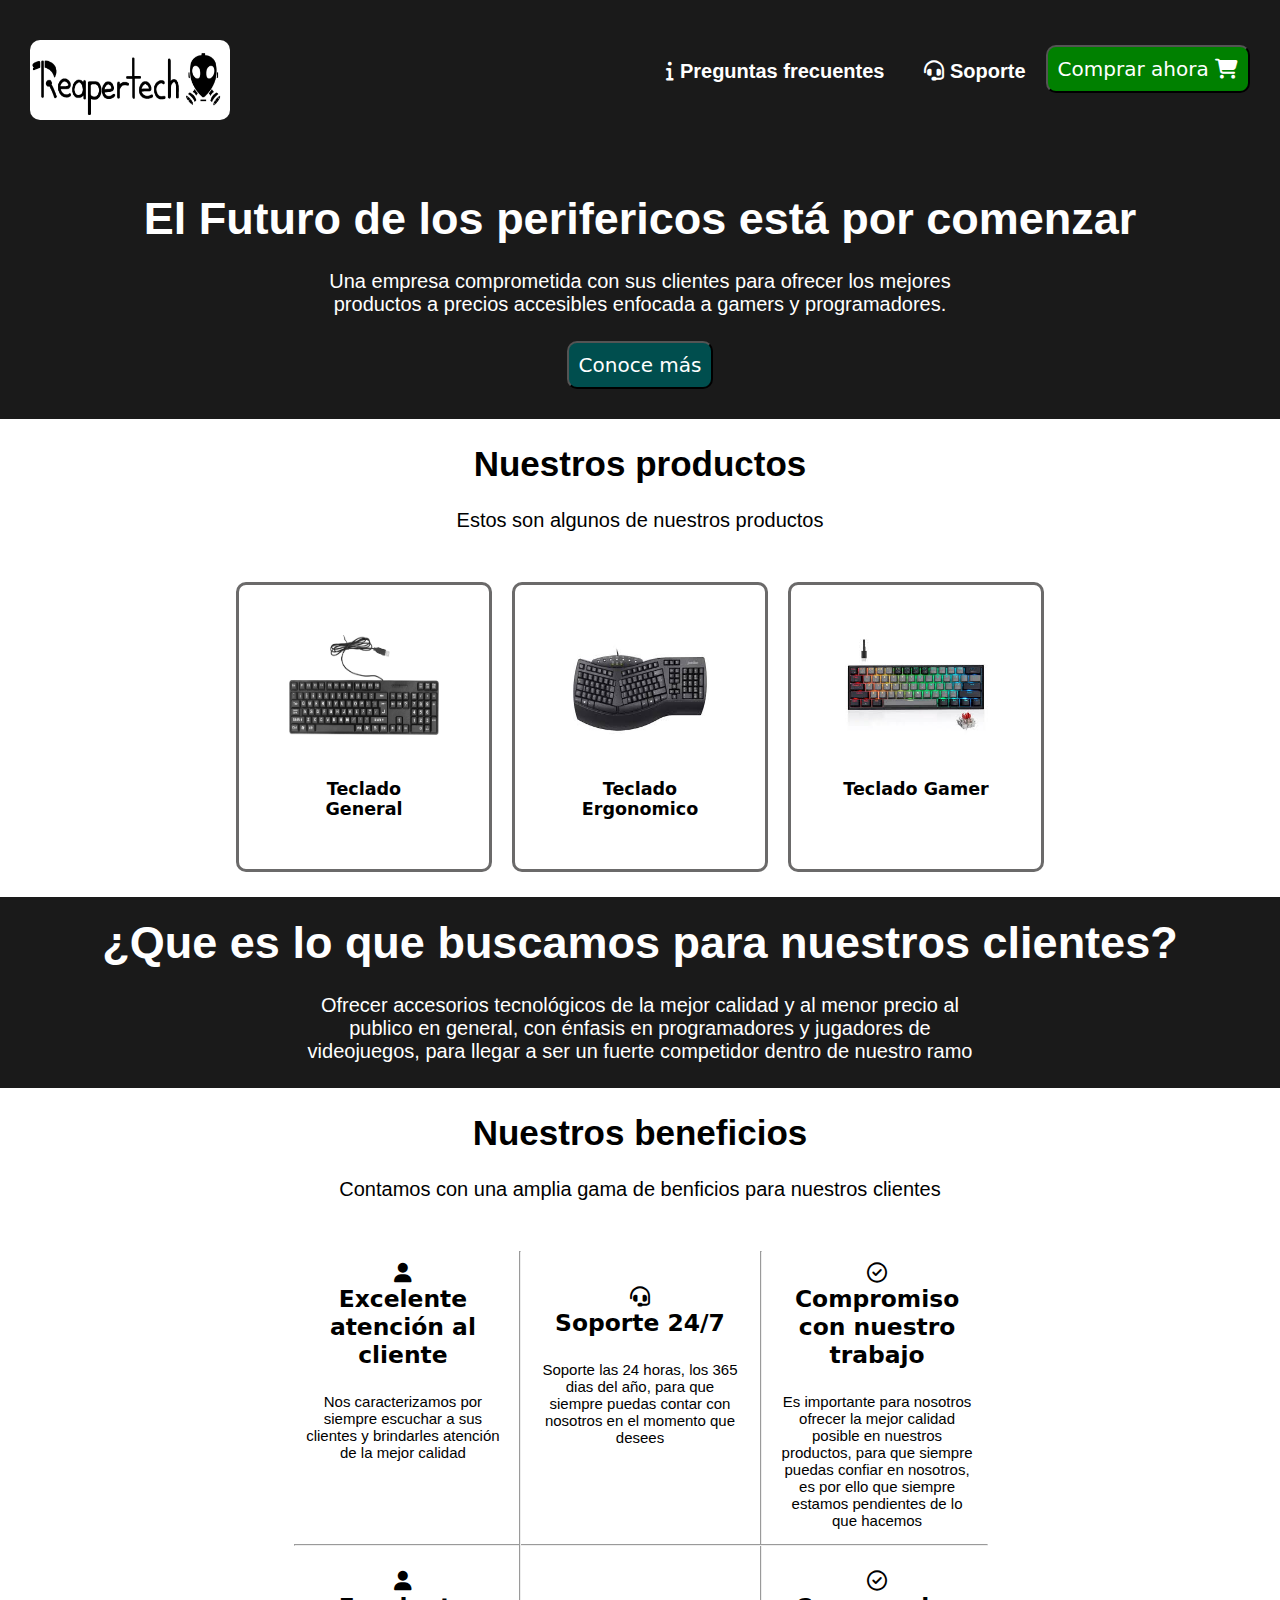
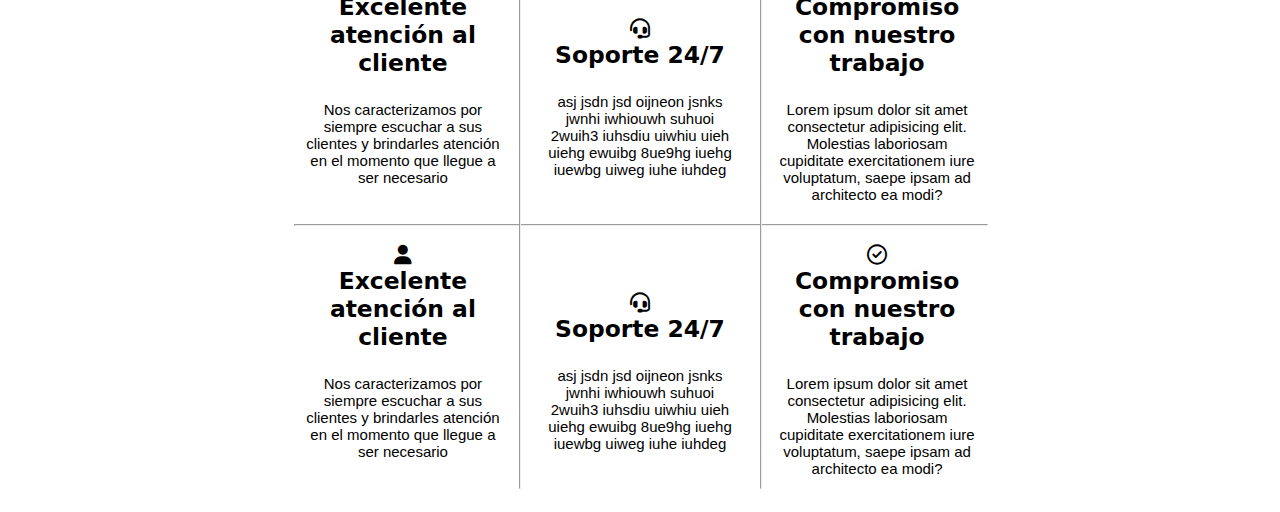
<file: index.html>
<!DOCTYPE html>
<html lang="en">
<head>
    <meta charset="UTF-8">
    <meta name="viewport" content="width=device-width, initial-scale=1.0">
    <link rel="stylesheet" href="WebPrincipal.css">
    <!-- Font Awesome -->
    <link rel="stylesheet" href="https://cdnjs.cloudflare.com/ajax/libs/font-awesome/6.7.2/css/all.min.css" integrity="sha512-Evv84Mr4kqVGRNSgIGL/F/aIDqQb7xQ2vcrdIwxfjThSH8CSR7PBEakCr51Ck+w+/U6swU2Im1vVX0SVk9ABhg==" crossorigin="anonymous" referrerpolicy="no-referrer" />
    <title>Proyecto Website Reapertech</title>
    <link rel="icon" href="./Imagenes/LogoEmpresa.jpg" type="image/x-icon">
</head>
<body>
    <div class="contenedorPrincipal">
    <header class="cabeza">
        <div class="contenidoCabeza">
            <img class="letrasReapertech" src="./Imagenes/NombreEmpresa.jpg" alt="letrasReapertech">
            <div class="opcionesWebsite">
                <h2 class="preguntasFrecuentes"><i class="fa-solid fa-info"></i> Preguntas frecuentes</h2>
                <h2 class="soporte"><i class="fa-solid fa-headset"></i> Soporte</h2>
                <button class="carrito" type="submit">Comprar ahora <i class="fa-solid fa-cart-shopping"></i></button>
            </div>
        </div>
    </header>
    <section class="seccionPrincipal">
        <h1 class="inicioDescripcion">El Futuro de los perifericos está por comenzar</h1>
        <p class="descripcion">Una empresa comprometida con sus clientes para ofrecer los mejores productos a precios accesibles enfocada a gamers y programadores.</p>
        <button class="conoceMas" type="submit">Conoce más</button>
    </section>
    </div>
    <section class="nuestrosProductos">
        <div class="descripcion">
            <h1 class="tituloProductos">Nuestros productos</h1>
            <p class="descripcionProductos">Estos son algunos de nuestros productos</p>
                <div class="productos">
                    <div class="gamaProductos">
                        <a href="">
                            <img src="./Imagenes/TecladoGeneral.jpg" alt="TecladoGeneral" class="imgTeclados">
                            <h3>Teclado General</h3>
                        </a>
                    </div>
                    <div class="gamaProductos">
                        <a href="">
                            <img src="./Imagenes/TecladoErgonomico.jpg" alt="TecladoGeneral" class="imgTeclados">
                            <h3>Teclado Ergonomico</h3>
                        </a>
                    </div>
                    <div class="gamaProductos">
                        <a href="">
                            <img src="./Imagenes/TecladoGamer.jpg" alt="TecladoGamer" class="imgTeclados">
                            <h3>Teclado Gamer</h3>
                        </a>
                    </div>
            </div>
        </div>
    </section>
    <section class="seccionTres">
        <h1 class="inicioSeccionTres">¿Que es lo que buscamos para nuestros clientes?</h1>
        <p class="descripcion">Ofrecer accesorios tecnológicos de la mejor calidad y al menor precio al publico en general, con énfasis en programadores y jugadores de videojuegos, para llegar a ser un fuerte competidor dentro de nuestro ramo</p>
    </section>
    <section class="nuestrosProductos">
        <div class="descripcion">
            <h1 class="tituloProductos">Nuestros beneficios</h1>
            <p class="descripcionProductos">Contamos con una amplia gama de benficios para nuestros clientes</p>
                <div class="beneficios">
                    <div class="gamaBeneficios">
                        <a href="">
                            <i class="fa-solid fa-user"></i>
                            <h3>Excelente atención al cliente</h3>
                            <br>
                            <p class="descripcionBeneficios">Nos caracterizamos por siempre escuchar a sus clientes y brindarles atención de la mejor calidad</p>
                        </a>
                    </div>
                    <hr class="linea1">
                    <hr class="linea3">
                    <div class="gamaBeneficios">
                        <a href="">
                            <br>
                            <i class="fa-solid fa-headset"></i>
                            <h3>Soporte 24/7</h3>
                            <br>
                            <p class="descripcionBeneficios">Soporte las 24 horas, los 365 dias del año, para que siempre puedas contar con nosotros en el momento que desees</p>
                        </a>
                    </div>
                    <div class="gamaBeneficios">
                        <a href="">
                            <i class="fa-regular fa-circle-check"></i>
                            <h3>Compromiso con nuestro trabajo</h3>
                            <br>
                            <p class="descripcionBeneficios">Es importante para nosotros ofrecer la mejor calidad posible en nuestros productos, para que siempre puedas confiar en nosotros, es por ello que siempre estamos pendientes de lo que hacemos</p>
                        </a>
                    </div>
                    <hr class="linea2">
                    <hr class="linea4">
                    <div class="gamaBeneficios">
                        <a href="">
                            <i class="fa-solid fa-user"></i>
                            <h3>Excelente atención al cliente</h3>
                            <br>
                            <p class="descripcionBeneficios">Nos caracterizamos por siempre escuchar a sus clientes y brindarles atención en el momento que llegue a ser necesario</p>
                        </a>
                    </div>
                    <hr class="linea1">
                    <hr class="linea3">
                    <div class="gamaBeneficios">
                        <a href="">
                            <br>
                            <br>
                            <i class="fa-solid fa-headset"></i>
                            <h3>Soporte 24/7</h3>
                            <br>
                            <p class="descripcionBeneficios">asj jsdn jsd oijneon jsnks jwnhi iwhiouwh suhuoi 2wuih3 iuhsdiu uiwhiu uieh uiehg ewuibg 8ue9hg iuehg iuewbg uiweg iuhe iuhdeg</p>
                        </a>
                    </div>
                    <div class="gamaBeneficios">
                        <a href="">
                            <i class="fa-regular fa-circle-check"></i>
                            <h3>Compromiso con nuestro trabajo</h3>
                            <br>
                            <p class="descripcionBeneficios">Lorem ipsum dolor sit amet consectetur adipisicing elit. Molestias laboriosam cupiditate exercitationem iure voluptatum, saepe ipsam ad architecto ea modi?</p>
                        </a>
                    </div>
                    <div class="gamaBeneficios">
                        <a href="">
                            <i class="fa-solid fa-user"></i>
                            <h3>Excelente atención al cliente</h3>
                            <br>
                            <p class="descripcionBeneficios">Nos caracterizamos por siempre escuchar a sus clientes y brindarles atención en el momento que llegue a ser necesario</p>
                        </a>
                    </div>
                    <hr class="linea1">
                    <hr class="linea3">
                    <div class="gamaBeneficios">
                        <a href="">
                            <br>
                            <br>
                            <i class="fa-solid fa-headset"></i>
                            <h3>Soporte 24/7</h3>
                            <br>
                            <p class="descripcionBeneficios">asj jsdn jsd oijneon jsnks jwnhi iwhiouwh suhuoi 2wuih3 iuhsdiu uiwhiu uieh uiehg ewuibg 8ue9hg iuehg iuewbg uiweg iuhe iuhdeg</p>
                        </a>
                    </div>
                    <div class="gamaBeneficios">
                        <a href="">
                            <i class="fa-regular fa-circle-check"></i>
                            <h3>Compromiso con nuestro trabajo</h3>
                            <br>
                            <p class="descripcionBeneficios">Lorem ipsum dolor sit amet consectetur adipisicing elit. Molestias laboriosam cupiditate exercitationem iure voluptatum, saepe ipsam ad architecto ea modi?</p>
                        </a>
                    </div>
            </div>
        </div>
    </section>
    <section>

    </section>
</body>
</html>
</file>
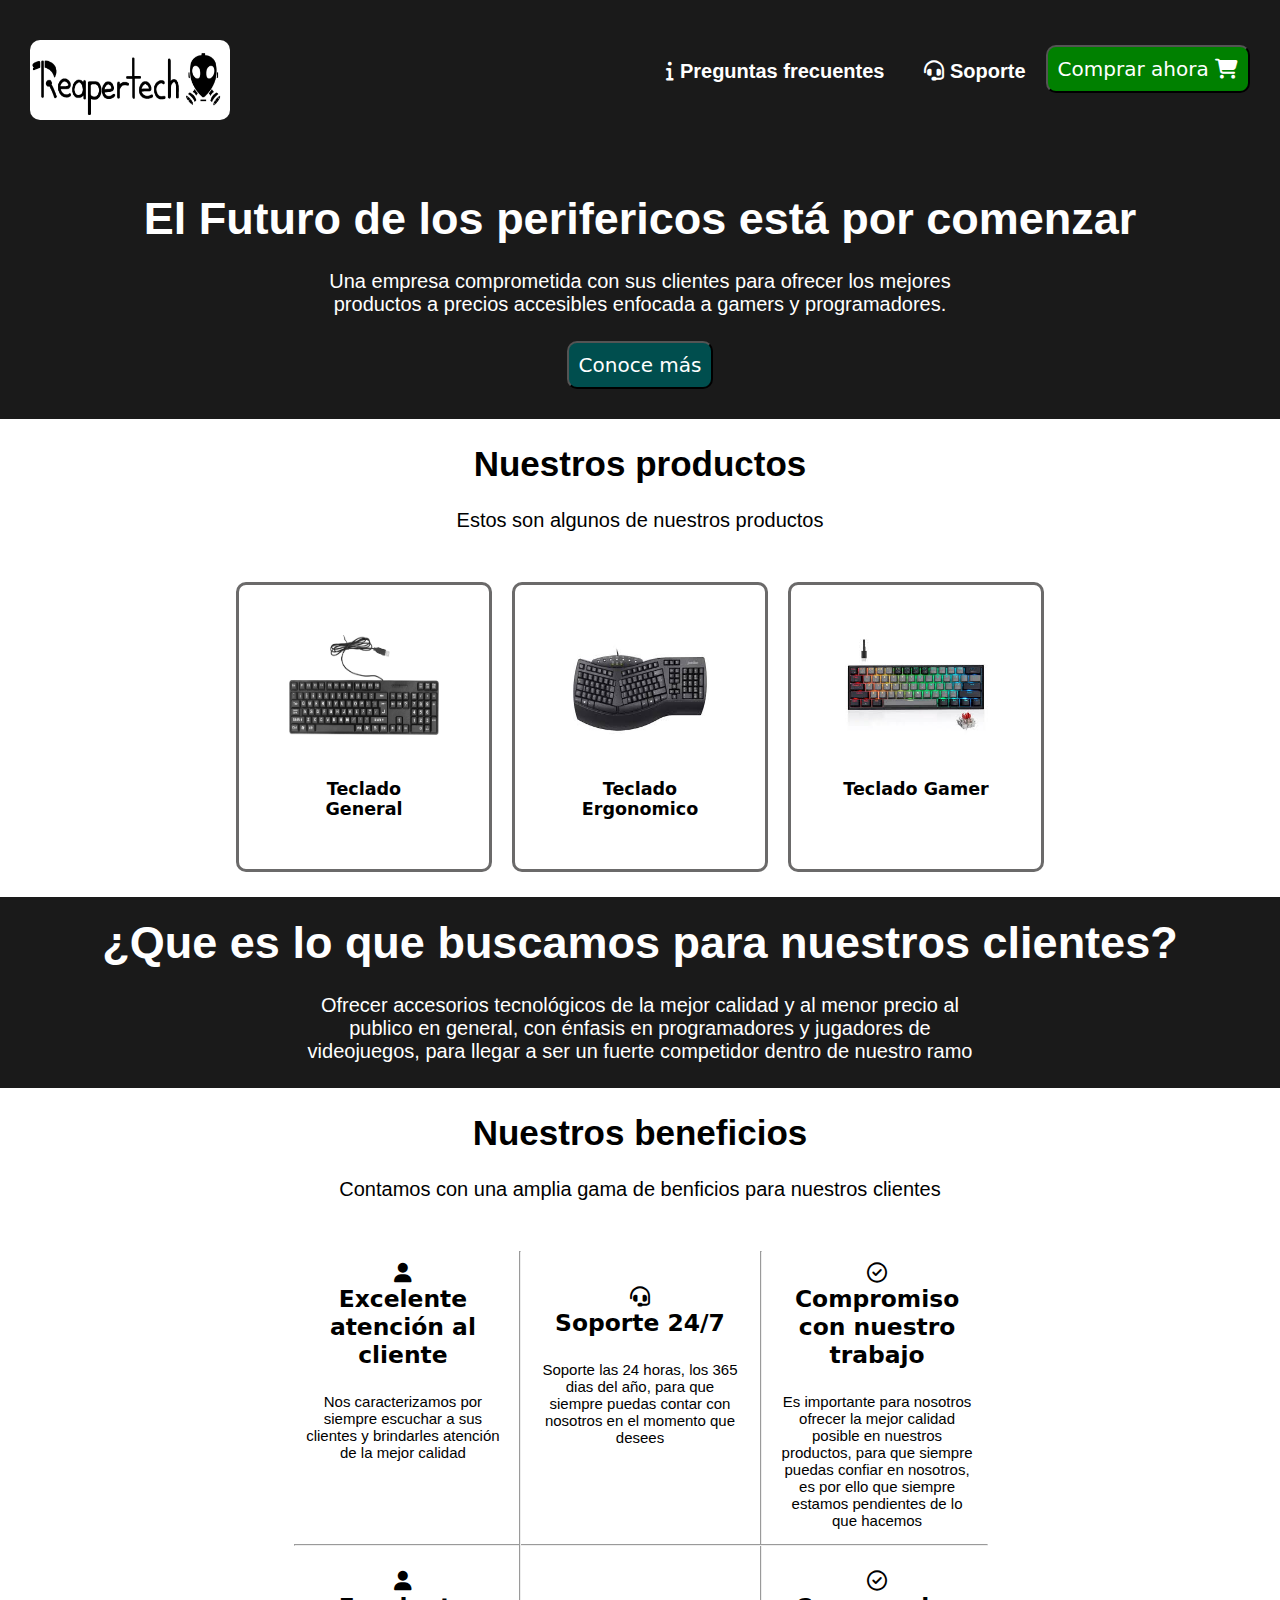
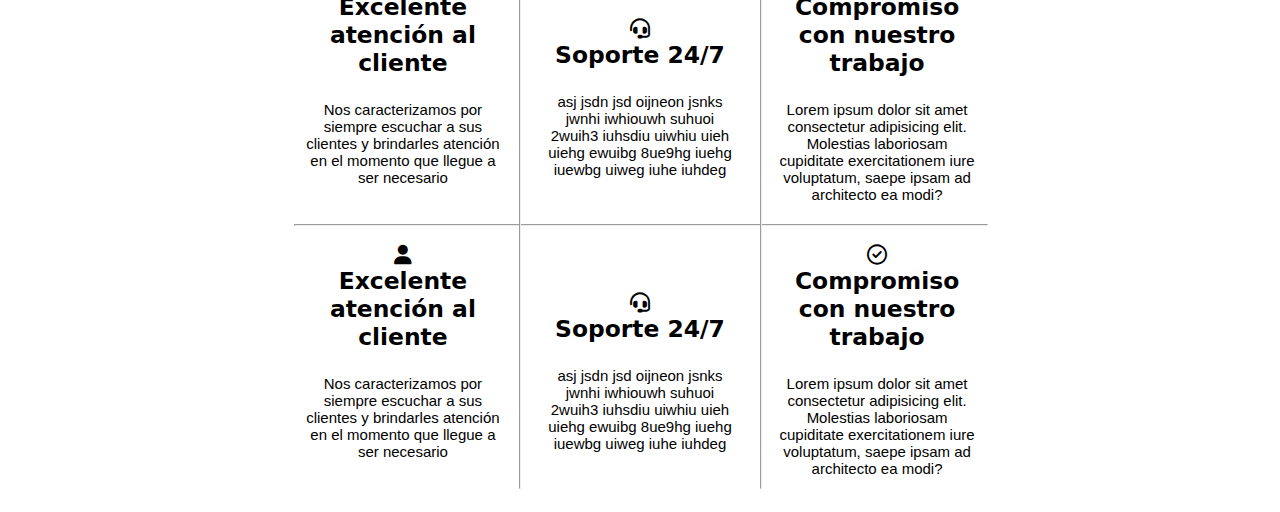
<file: WebPrincipal.html>
<!DOCTYPE html>
<html lang="en">
<head>
    <meta charset="UTF-8">
    <meta name="viewport" content="width=device-width, initial-scale=1.0">
    <link rel="stylesheet" href="WebPrincipal.css">
    <!-- Font Awesome -->
    <link rel="stylesheet" href="https://cdnjs.cloudflare.com/ajax/libs/font-awesome/6.7.2/css/all.min.css" integrity="sha512-Evv84Mr4kqVGRNSgIGL/F/aIDqQb7xQ2vcrdIwxfjThSH8CSR7PBEakCr51Ck+w+/U6swU2Im1vVX0SVk9ABhg==" crossorigin="anonymous" referrerpolicy="no-referrer" />
    <title>Proyecto Website Reapertech</title>
    <link rel="icon" href="./Imagenes/LogoEmpresa.jpg" type="image/x-icon">
</head>
<body>
    <div class="contenedorPrincipal">
    <header class="cabeza">
        <div class="contenidoCabeza">
            <img class="letrasReapertech" src="./Imagenes/NombreEmpresa.jpg" alt="letrasReapertech">
            <div class="opcionesWebsite">
                <h2 class="preguntasFrecuentes"><i class="fa-solid fa-info"></i> Preguntas frecuentes</h2>
                <h2 class="soporte"><i class="fa-solid fa-headset"></i> Soporte</h2>
                <button class="carrito" type="submit">Comprar ahora <i class="fa-solid fa-cart-shopping"></i></button>
            </div>
        </div>
    </header>
    <section class="seccionPrincipal">
        <h1 class="inicioDescripcion">El Futuro de los perifericos está por comenzar</h1>
        <p class="descripcion">Una empresa comprometida con sus clientes para ofrecer los mejores productos a precios accesibles enfocada a gamers y programadores.</p>
        <button class="conoceMas" type="submit">Conoce más</button>
    </section>
    </div>
    <section class="nuestrosProductos">
        <div class="descripcion">
            <h1 class="tituloProductos">Nuestros productos</h1>
            <p class="descripcionProductos">Estos son algunos de nuestros productos</p>
                <div class="productos">
                    <div class="gamaProductos">
                        <a href="">
                            <img src="./Imagenes/TecladoGeneral.jpg" alt="TecladoGeneral" class="imgTeclados">
                            <h3>Teclado General</h3>
                        </a>
                    </div>
                    <div class="gamaProductos">
                        <a href="">
                            <img src="./Imagenes/TecladoErgonomico.jpg" alt="TecladoGeneral" class="imgTeclados">
                            <h3>Teclado Ergonomico</h3>
                        </a>
                    </div>
                    <div class="gamaProductos">
                        <a href="">
                            <img src="./Imagenes/TecladoGamer.jpg" alt="TecladoGamer" class="imgTeclados">
                            <h3>Teclado Gamer</h3>
                        </a>
                    </div>
            </div>
        </div>
    </section>
    <section class="seccionTres">
        <h1 class="inicioSeccionTres">¿Que es lo que buscamos para nuestros clientes?</h1>
        <p class="descripcion">Ofrecer accesorios tecnológicos de la mejor calidad y al menor precio al publico en general, con énfasis en programadores y jugadores de videojuegos, para llegar a ser un fuerte competidor dentro de nuestro ramo</p>
    </section>
    <section class="nuestrosProductos">
        <div class="descripcion">
            <h1 class="tituloProductos">Nuestros beneficios</h1>
            <p class="descripcionProductos">Contamos con una amplia gama de benficios para nuestros clientes</p>
                <div class="beneficios">
                    <div class="gamaBeneficios">
                        <a href="">
                            <i class="fa-solid fa-user"></i>
                            <h3>Excelente atención al cliente</h3>
                            <br>
                            <p class="descripcionBeneficios">Nos caracterizamos por siempre escuchar a sus clientes y brindarles atención de la mejor calidad</p>
                        </a>
                    </div>
                    <hr class="linea1">
                    <hr class="linea3">
                    <div class="gamaBeneficios">
                        <a href="">
                            <br>
                            <i class="fa-solid fa-headset"></i>
                            <h3>Soporte 24/7</h3>
                            <br>
                            <p class="descripcionBeneficios">Soporte las 24 horas, los 365 dias del año, para que siempre puedas contar con nosotros en el momento que desees</p>
                        </a>
                    </div>
                    <div class="gamaBeneficios">
                        <a href="">
                            <i class="fa-regular fa-circle-check"></i>
                            <h3>Compromiso con nuestro trabajo</h3>
                            <br>
                            <p class="descripcionBeneficios">Es importante para nosotros ofrecer la mejor calidad posible en nuestros productos, para que siempre puedas confiar en nosotros, es por ello que siempre estamos pendientes de lo que hacemos</p>
                        </a>
                    </div>
                    <hr class="linea2">
                    <hr class="linea4">
                    <div class="gamaBeneficios">
                        <a href="">
                            <i class="fa-solid fa-user"></i>
                            <h3>Excelente atención al cliente</h3>
                            <br>
                            <p class="descripcionBeneficios">Nos caracterizamos por siempre escuchar a sus clientes y brindarles atención en el momento que llegue a ser necesario</p>
                        </a>
                    </div>
                    <hr class="linea1">
                    <hr class="linea3">
                    <div class="gamaBeneficios">
                        <a href="">
                            <br>
                            <br>
                            <i class="fa-solid fa-headset"></i>
                            <h3>Soporte 24/7</h3>
                            <br>
                            <p class="descripcionBeneficios">asj jsdn jsd oijneon jsnks jwnhi iwhiouwh suhuoi 2wuih3 iuhsdiu uiwhiu uieh uiehg ewuibg 8ue9hg iuehg iuewbg uiweg iuhe iuhdeg</p>
                        </a>
                    </div>
                    <div class="gamaBeneficios">
                        <a href="">
                            <i class="fa-regular fa-circle-check"></i>
                            <h3>Compromiso con nuestro trabajo</h3>
                            <br>
                            <p class="descripcionBeneficios">Lorem ipsum dolor sit amet consectetur adipisicing elit. Molestias laboriosam cupiditate exercitationem iure voluptatum, saepe ipsam ad architecto ea modi?</p>
                        </a>
                    </div>
                    <div class="gamaBeneficios">
                        <a href="">
                            <i class="fa-solid fa-user"></i>
                            <h3>Excelente atención al cliente</h3>
                            <br>
                            <p class="descripcionBeneficios">Nos caracterizamos por siempre escuchar a sus clientes y brindarles atención en el momento que llegue a ser necesario</p>
                        </a>
                    </div>
                    <hr class="linea1">
                    <hr class="linea3">
                    <div class="gamaBeneficios">
                        <a href="">
                            <br>
                            <br>
                            <i class="fa-solid fa-headset"></i>
                            <h3>Soporte 24/7</h3>
                            <br>
                            <p class="descripcionBeneficios">asj jsdn jsd oijneon jsnks jwnhi iwhiouwh suhuoi 2wuih3 iuhsdiu uiwhiu uieh uiehg ewuibg 8ue9hg iuehg iuewbg uiweg iuhe iuhdeg</p>
                        </a>
                    </div>
                    <div class="gamaBeneficios">
                        <a href="">
                            <i class="fa-regular fa-circle-check"></i>
                            <h3>Compromiso con nuestro trabajo</h3>
                            <br>
                            <p class="descripcionBeneficios">Lorem ipsum dolor sit amet consectetur adipisicing elit. Molestias laboriosam cupiditate exercitationem iure voluptatum, saepe ipsam ad architecto ea modi?</p>
                        </a>
                    </div>
            </div>
        </div>
    </section>
    <section>

    </section>
</body>
</html>
</file>
<file: WebPrincipal.css>
* {
    margin: 0;
    padding: 0;
}

body {
    background-color: rgb(26, 26, 26);
}

.contenedorPrincipal {
    background-color: rgb(26, 26, 26);
}

.letrasReapertech {
    width: 200px;
    height: 80px;
    margin-left: 30px;
    margin-top: 30px;
    position: absolute;
    border-radius: 10px;
}
.opcionesWebsite {
    color: black;
    display: flex;
    text-align: right;
    justify-content: flex-end;
    margin-top: 10px;
    margin-right: 30px;
}
.carrito{
    font-family: system-ui, -apple-system, BlinkMacSystemFont, 'Segoe UI', Roboto, Oxygen, Ubuntu, Cantarell, 'Open Sans', 'Helvetica Neue', sans-serif;
    font-size: 20px;
    color: white;
    background-color: green;
    border-radius: 10px;
    padding: 10px;
    margin-top: 35px;
}
.soporte{
    margin-right: 10px;
    font-family: Arial, Helvetica, sans-serif;
    font-size: 20px;
    color: white;
    padding: 10px;
    margin-top: 40px;
}
.preguntasFrecuentes{
    margin-right: 20px;
    font-family: Arial, Helvetica, sans-serif;
    font-size: 20px;
    color: white;
    padding: 10px;
    margin-top: 40px;
}
.seccionPrincipal{
    font-family: Arial, Helvetica, sans-serif;
    text-align: center;
    margin-top: 100px;
}
.inicioDescripcion{
    font-size: 45px;
    color: white;
}
.descripcion{
    padding: 25px 23%;
    font-family: Arial, Helvetica, sans-serif;
    font-size: 20px;
    color: white;
}
.conoceMas{
    font-family: system-ui, -apple-system, BlinkMacSystemFont, 'Segoe UI', Roboto, Oxygen, Ubuntu, Cantarell, 'Open Sans', 'Helvetica Neue', sans-serif;
    font-size: 20px;
    color: white;
    background-color: rgb(0, 78, 78);
    border-radius: 10px;
    padding: 10px;
    margin-bottom: 30px;
}
.nuestrosProductos {
    background-color: white;
}
.tituloProductos{
    text-align: center;
    font-size: 35px;
    color: black;
    margin-bottom: 25px;
}
.descripcionProductos{
    text-align: center;
    font-size: 20px;
    color: black;
    margin-bottom: 50px;
}
.productos{
    display: grid;
    grid-template-columns: 1fr 1fr 1fr;
    justify-content: center;
    grid-gap: 20px;
}
.gamaProductos{
    background-color: white;
    border-style: solid;
    border-color: rgb(107, 106, 106);
    border-radius: 10px;
    padding: 50px;
    color: black;
    font-size: 15px;
    font-family: system-ui, -apple-system, BlinkMacSystemFont, 'Segoe UI', Roboto, Oxygen, Ubuntu, Cantarell, 'Open Sans', 'Helvetica Neue', sans-serif;
    text-align: center;
}
.imgTeclados{
    width: 250px;
    height: 200px;
    margin-bottom: 40px;
}
a {
    text-decoration: none;
    color: black
}
.seccionTres{
    font-family: Arial, Helvetica, sans-serif;
    text-align: center;
    margin-top: 20px;
}
.inicioSeccionTres{
    font-size: 45px;
    color: white;
}
.beneficios{
    display: grid;
    position: relative;
    grid-template-columns: 1fr 1fr 1fr;
    justify-content: center;
    grid-gap: 20px;
}
.gamaBeneficios{
    background-color: white;
    padding: 10px;
    color: black;
    font-size: 20px;
    font-family: system-ui, -apple-system, BlinkMacSystemFont, 'Segoe UI', Roboto, Oxygen, Ubuntu, Cantarell, 'Open Sans', 'Helvetica Neue', sans-serif;
    text-align: center;
}
.linea1{
    width: 100%;
    align-items: center;
    color: gray;
    margin-bottom: 10px;
    position: absolute;
    top: 32.8%;
}
.linea2{
    width: 100%;
    align-items: center;
    color: gray;
    margin-bottom: 10px;
    position: absolute;
    top: 67%;
}
.linea3{
    height: 100%;
    align-items: center;
    color: gray;
    margin-bottom: 10px;
    position: absolute;
    margin-left: 32.5%;
}
.linea4{
    height: 100%;
    align-items: center;
    color: gray;
    margin-bottom: 10px;
    position: absolute;
    margin-left: 67.3%;
}
.descripcionBeneficios{
    font-family: Arial, Helvetica, sans-serif;
    font-size: 15px;
    color: black;   
    text-align: center;
    position: relative;
}
@media(max-width: 720px) {
    * {
        margin: 0;
        padding: 0;
    }
    
    body {
        background-color: rgb(26, 26, 26);
    }
    
    .contenedorPrincipal {
        background-color: rgb(26, 26, 26);
    }
    
    .letrasReapertech {
        width: 135px;
        height: 50px;
        margin-left: 28%;
        margin-top: 35px;
        position: relative;
        border-radius: 5px;
    }
    .opcionesWebsite {
        color: black;
        display: flex;
        text-align: right;
        justify-content: center;
    }
    .carrito{
        font-family: system-ui, -apple-system, BlinkMacSystemFont, 'Segoe UI', Roboto, Oxygen, Ubuntu, Cantarell, 'Open Sans', 'Helvetica Neue', sans-serif;
        font-size: 15px;
        color: white;
        background-color: green;
        border-radius: 10px;
    }
    .soporte{
        margin-right: 25px;
        font-family: Arial, Helvetica, sans-serif;
        font-size: 15px;
        color: white;
        margin-top: 40px;
    }
    .preguntasFrecuentes{
        margin-right: 15px;
        font-family: Arial, Helvetica, sans-serif;
        font-size: 15px;
        color: white;
        margin-top: 40px;
    }
    .seccionPrincipal{
        font-family: Arial, Helvetica, sans-serif;
        text-align: center;
        margin-top: 20px;
    }
    .inicioDescripcion{
        font-size: 45px;
        color: white;
    }
    .descripcion{
        padding: 25px 5%;
        font-family: Arial, Helvetica, sans-serif;
        font-size: 20px;
        color: white;
        text-align: justify;
    }
    .conoceMas{
        font-family: system-ui, -apple-system, BlinkMacSystemFont, 'Segoe UI', Roboto, Oxygen, Ubuntu, Cantarell, 'Open Sans', 'Helvetica Neue', sans-serif;
        font-size: 20px;
        color: white;
        background-color: rgb(0, 78, 78);
        border-radius: 10px;
        padding: 10px;
        margin-bottom: 30px;
    }
    .tituloProductos{
        text-align: center;
        font-size: 35px;
        color: black;
        margin-bottom: 25px;
    }
    .descripcionProductos{
        text-align: center;
        font-size: 20px;
        color: black;
        margin-bottom: 50px;
    }
    .productos{
        display: flow-root;
        justify-content: center;
    }
    .gamaProductos{
        background-color: white;
        border-style: solid;
        border-color: rgb(107, 106, 106);
        border-radius: 10px;
        padding: 10px;
        color: black;
        font-size: 15px;
        font-family: system-ui, -apple-system, BlinkMacSystemFont, 'Segoe UI', Roboto, Oxygen, Ubuntu, Cantarell, 'Open Sans', 'Helvetica Neue', sans-serif;
        text-align: center;
        margin-bottom: 20px;
    }
    .imgTeclados{
        width: 250px;
        height: 100px;
        margin-bottom: 40px;
    }
    .beneficios{
        display: grid;
        position: relative;
        grid-template-columns: 1fr 1fr 1fr;
        justify-content: center;
        grid-gap: 20px;
    }
    .gamaBeneficios{
        background-color: white;
        padding: 10px;
        color: black;
        font-size: 15px;
        font-family: system-ui, -apple-system, BlinkMacSystemFont, 'Segoe UI', Roboto, Oxygen, Ubuntu, Cantarell, 'Open Sans', 'Helvetica Neue', sans-serif;
        text-align: center;
    }
    .linea1{
        width: 100%;
        align-items: center;
        color: gray;
        margin-bottom: 10px;
        position: absolute;
        top: 28.5%;
    }
    .linea2{
        width: 100%;
        align-items: center;
        color: gray;
        margin-bottom: 10px;
        position: absolute;
        top: 65.5%;
    }
    .linea3{
        height: 100%;
        align-items: center;
        color: gray;
        margin-bottom: 10px;
        position: absolute;
        margin-left: 32.5%;
    }
    .linea4{
        height: 100%;
        align-items: center;
        color: gray;
        margin-bottom: 10px;
        position: absolute;
        margin-left: 67.3%;
    }
    .descripcionBeneficios{
        font-family: Arial, Helvetica, sans-serif;
        font-size: 15px;
        color: black;   
        text-align: justify;
        position: relative;
    }
}
@media(max-height: 1600px){
    .imgTeclados{
        width: 150px;
        height: 100px;
        margin-bottom: 40px;
    }
    .linea1{
        width: 100%;
        align-items: center;
        color: gray;
        margin-bottom: 10px;
        position: absolute;
        top: 35%;
    }
    .linea2{
        width: 100%;
        align-items: center;
        color: gray;
        margin-bottom: 10px;
        position: absolute;
        top: 68.5%;
    }
}
</file>
